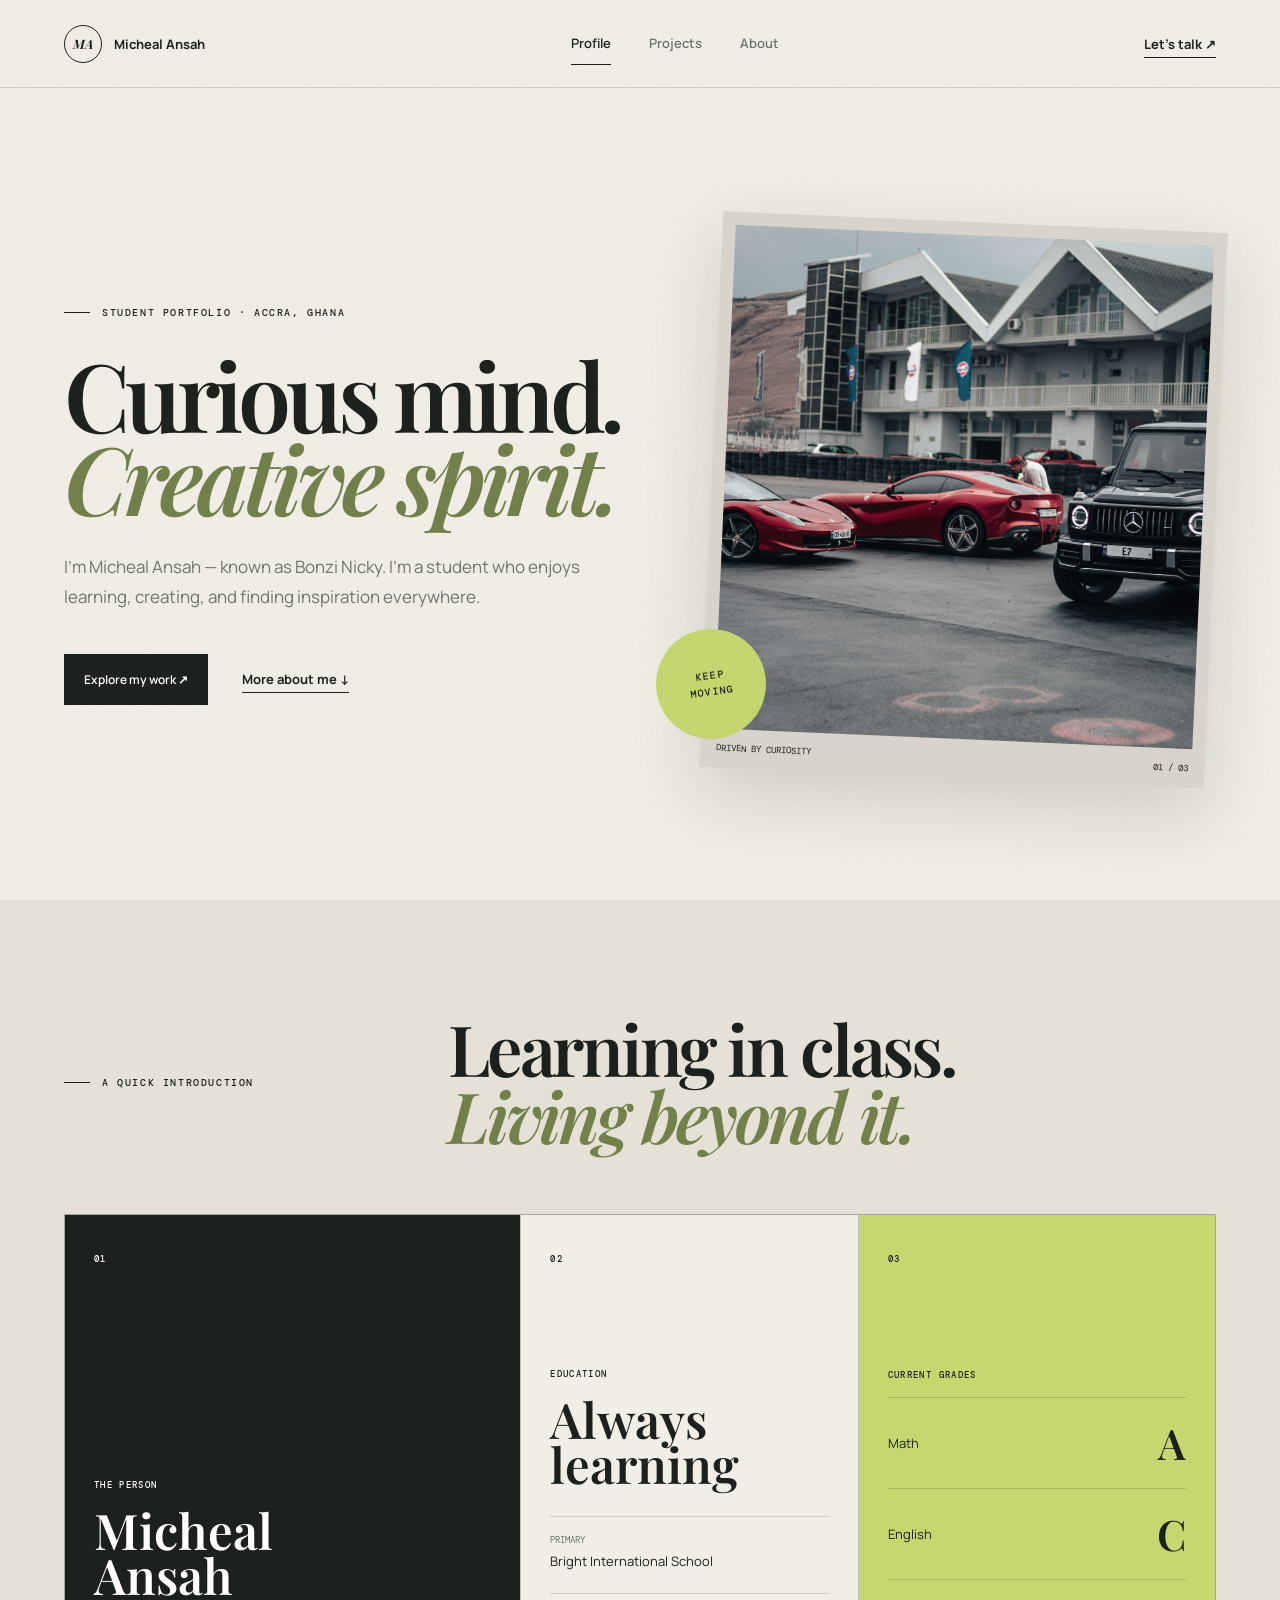
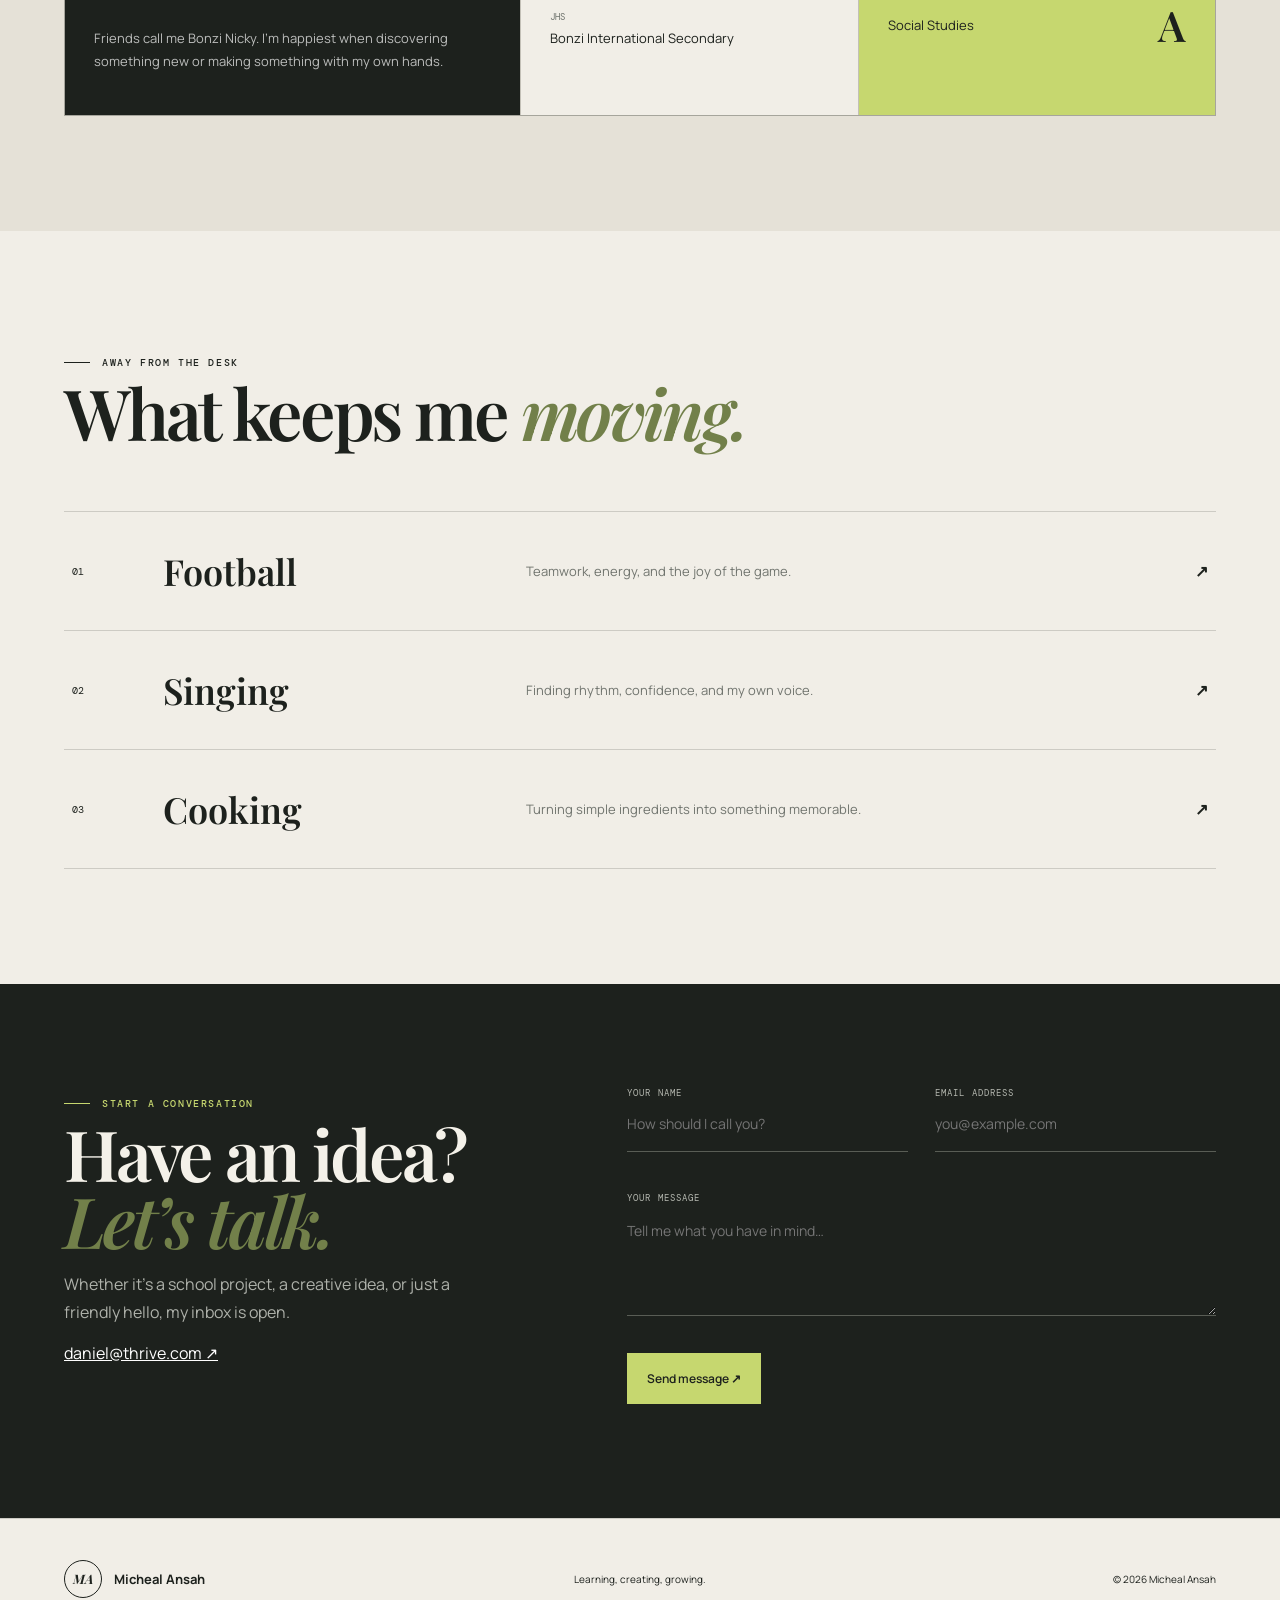
<file: index.html>
<!doctype html>
<html lang="en">
  <head>
    <meta charset="UTF-8" />
    <meta name="viewport" content="width=device-width,initial-scale=1" />
    <meta
      name="description"
      content="The personal portfolio of Micheal Ansah."
    />
    <title>Micheal Ansah — Student & Creator</title>
    <link rel="preconnect" href="https://fonts.googleapis.com" />
    <link rel="preconnect" href="https://fonts.gstatic.com" crossorigin />
    <link
      href="https://fonts.googleapis.com/css2?family=DM+Mono:wght@400;500&family=Manrope:wght@400;500;600;700&family=Playfair+Display:ital,wght@0,600;1,600&display=swap"
      rel="stylesheet"
    />
    <link rel="stylesheet" href="./style.css" />
  </head>
  <body>
    <div class="noise" aria-hidden="true"></div>
    <header class="site-header">
      <a class="brand" href="./index.html"><span>MA</span>Micheal Ansah</a>
      <nav>
        <a class="active" href="./index.html">Profile</a
        ><a href="./projects.html">Projects</a><a href="./about.html">About</a>
      </nav>
      <a class="header-cta" href="#contact">Let’s talk ↗</a>
    </header>
    <main>
      <section class="hero">
        <div class="hero-copy reveal">
          <p class="eyebrow"><span></span>Student portfolio · Accra, Ghana</p>
          <h1>Curious mind.<br /><em>Creative spirit.</em></h1>
          <p class="hero-intro">
            I’m Micheal Ansah — known as Bonzi Nicky. I’m a student who enjoys
            learning, creating, and finding inspiration everywhere.
          </p>
          <div class="hero-actions">
            <a class="button button-dark" href="./projects.html"
              >Explore my work ↗</a
            ><a class="text-link" href="#profile">More about me ↓</a>
          </div>
        </div>
        <div class="hero-visual reveal">
          <div class="image-frame">
            <img
              src="./images/wagon.jpg"
              alt="A classic car parked in a scenic landscape"
            />
            <p>Driven by curiosity <span>01 / 03</span></p>
          </div>
          <div class="stamp">KEEP<br />MOVING</div>
        </div>
      </section>
      <section class="profile-section" id="profile">
        <div class="section-heading reveal">
          <p class="eyebrow"><span></span>A quick introduction</p>
          <h2>Learning in class.<br /><em>Living beyond it.</em></h2>
        </div>
        <div class="profile-grid">
          <article class="profile-card feature-card reveal">
            <p class="card-number">01</p>
            <div>
              <p class="card-kicker">The person</p>
              <h3>Micheal<br />Ansah</h3>
              <p>
                Friends call me Bonzi Nicky. I’m happiest when discovering
                something new or making something with my own hands.
              </p>
            </div>
          </article>
          <article class="profile-card reveal">
            <p class="card-number">02</p>
            <div>
              <p class="card-kicker">Education</p>
              <h3>Always<br />learning</h3>
              <dl>
                <div>
                  <dt>Primary</dt>
                  <dd>Bright International School</dd>
                </div>
                <div>
                  <dt>JHS</dt>
                  <dd>Bonzi International Secondary</dd>
                </div>
              </dl>
            </div>
          </article>
          <article class="profile-card accent-card reveal">
            <p class="card-number">03</p>
            <div>
              <p class="card-kicker">Current grades</p>
              <ul class="score-list">
                <li><span>Math</span><strong>A</strong></li>
                <li><span>English</span><strong>C</strong></li>
                <li><span>Social Studies</span><strong>A</strong></li>
              </ul>
            </div>
          </article>
        </div>
      </section>
      <section class="interests-section">
        <div class="section-heading compact reveal">
          <p class="eyebrow"><span></span>Away from the desk</p>
          <h2>What keeps me <em>moving.</em></h2>
        </div>
        <div class="interest-list">
          <article class="interest reveal">
            <span>01</span>
            <h3>Football</h3>
            <p>Teamwork, energy, and the joy of the game.</p>
            <b>↗</b>
          </article>
          <article class="interest reveal">
            <span>02</span>
            <h3>Singing</h3>
            <p>Finding rhythm, confidence, and my own voice.</p>
            <b>↗</b>
          </article>
          <article class="interest reveal">
            <span>03</span>
            <h3>Cooking</h3>
            <p>Turning simple ingredients into something memorable.</p>
            <b>↗</b>
          </article>
        </div>
      </section>
      <section class="contact-section" id="contact">
        <div class="contact-copy reveal">
          <p class="eyebrow light"><span></span>Start a conversation</p>
          <h2>Have an idea?<br /><em>Let’s talk.</em></h2>
          <p>
            Whether it’s a school project, a creative idea, or just a friendly
            hello, my inbox is open.
          </p>
          <a href="mailto:daniel@thrive.com">daniel@thrive.com ↗</a>
        </div>
        <form class="contact-form reveal" id="contact-form">
          <div class="field-row">
            <div>
              <label for="name">Your name</label
              ><input id="name" placeholder="How should I call you?" required />
            </div>
            <div>
              <label for="emailAddress">Email address</label
              ><input
                type="email"
                id="emailAddress"
                placeholder="you@example.com"
                required
              />
            </div>
          </div>
          <label for="message">Your message</label
          ><textarea
            id="message"
            placeholder="Tell me what you have in mind…"
            required
          ></textarea
          ><button class="button button-light" type="submit">
            Send message ↗
          </button>
          <p class="form-status" role="status"></p>
        </form>
      </section>
    </main>
    <footer>
      <a class="brand" href="./index.html"><span>MA</span>Micheal Ansah</a>
      <p>Learning, creating, growing.</p>
      <p>© <span id="year"></span> Micheal Ansah</p>
    </footer>
    <script src="./script.js"></script>
  </body>
</html>
</file>
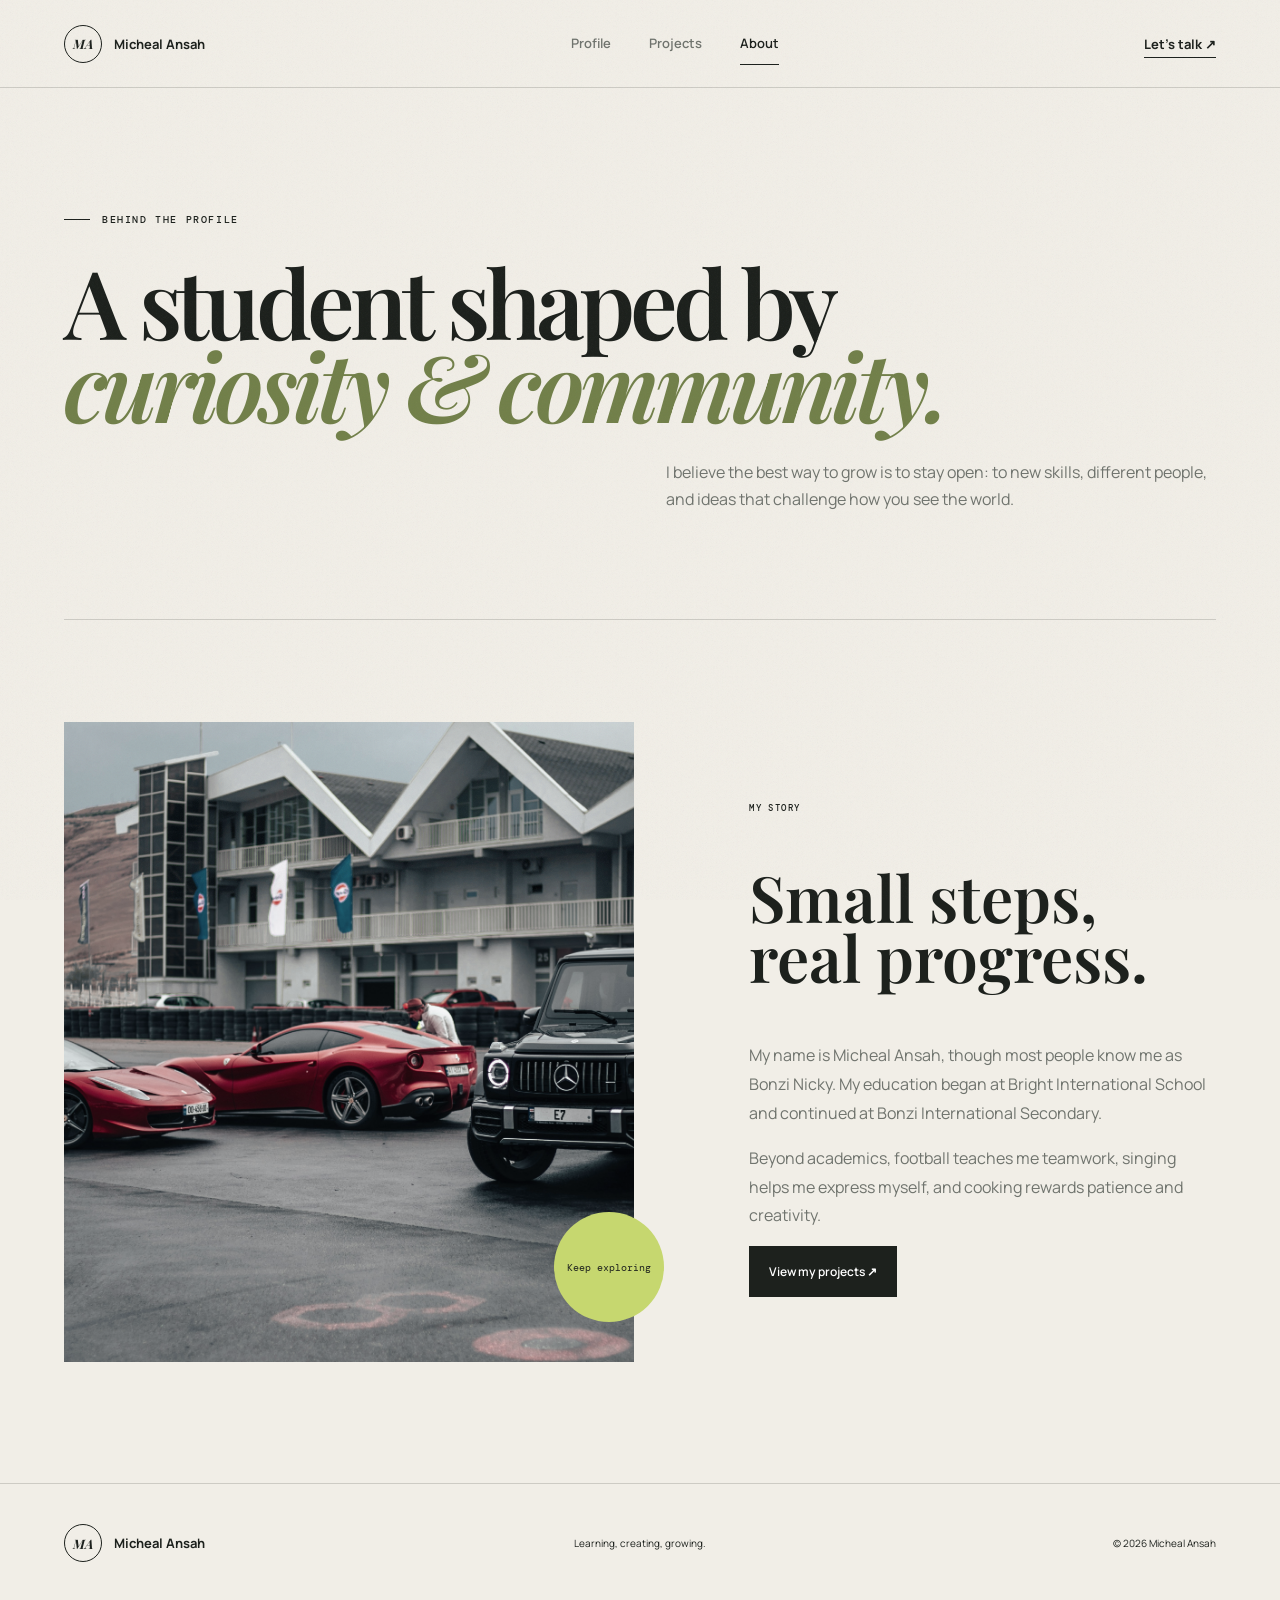
<file: about.html>
<!doctype html>
<html lang="en">
  <head>
    <meta charset="UTF-8" />
    <meta name="viewport" content="width=device-width,initial-scale=1" />
    <title>About — Micheal Ansah</title>
    <link rel="preconnect" href="https://fonts.googleapis.com" />
    <link
      href="https://fonts.googleapis.com/css2?family=DM+Mono:wght@400;500&family=Manrope:wght@400;500;600;700&family=Playfair+Display:ital,wght@0,600;1,600&display=swap"
      rel="stylesheet"
    />
    <link rel="stylesheet" href="./style.css" />
  </head>
  <body>
    <div class="noise"></div>
    <header class="site-header">
      <a class="brand" href="./index.html"><span>MA</span>Micheal Ansah</a>
      <nav>
        <a href="./index.html">Profile</a><a href="./projects.html">Projects</a
        ><a class="active" href="./about.html">About</a>
      </nav>
      <a class="header-cta" href="mailto:daniel@thrive.com">Let’s talk ↗</a>
    </header>
    <main class="subpage">
      <section class="page-hero reveal">
        <p class="eyebrow"><span></span>Behind the profile</p>
        <h1>A student shaped by<br /><em>curiosity & community.</em></h1>
        <p>
          I believe the best way to grow is to stay open: to new skills,
          different people, and ideas that challenge how you see the world.
        </p>
      </section>
      <section class="story-grid">
        <div class="story-image reveal">
          <img
            src="./images/wagon.jpg"
            alt="A classic car in an open landscape"
          /><span>Keep exploring</span>
        </div>
        <div class="story-copy reveal">
          <p class="card-number">My story</p>
          <h2>Small steps,<br />real progress.</h2>
          <p>
            My name is Micheal Ansah, though most people know me as Bonzi Nicky.
            My education began at Bright International School and continued at
            Bonzi International Secondary.
          </p>
          <p>
            Beyond academics, football teaches me teamwork, singing helps me
            express myself, and cooking rewards patience and creativity.
          </p>
          <a class="button button-dark" href="./projects.html"
            >View my projects ↗</a
          >
        </div>
      </section>
    </main>
    <footer>
      <a class="brand" href="./index.html"><span>MA</span>Micheal Ansah</a>
      <p>Learning, creating, growing.</p>
      <p>© <span id="year"></span> Micheal Ansah</p>
    </footer>
    <script src="./script.js"></script>
  </body>
</html>
</file>
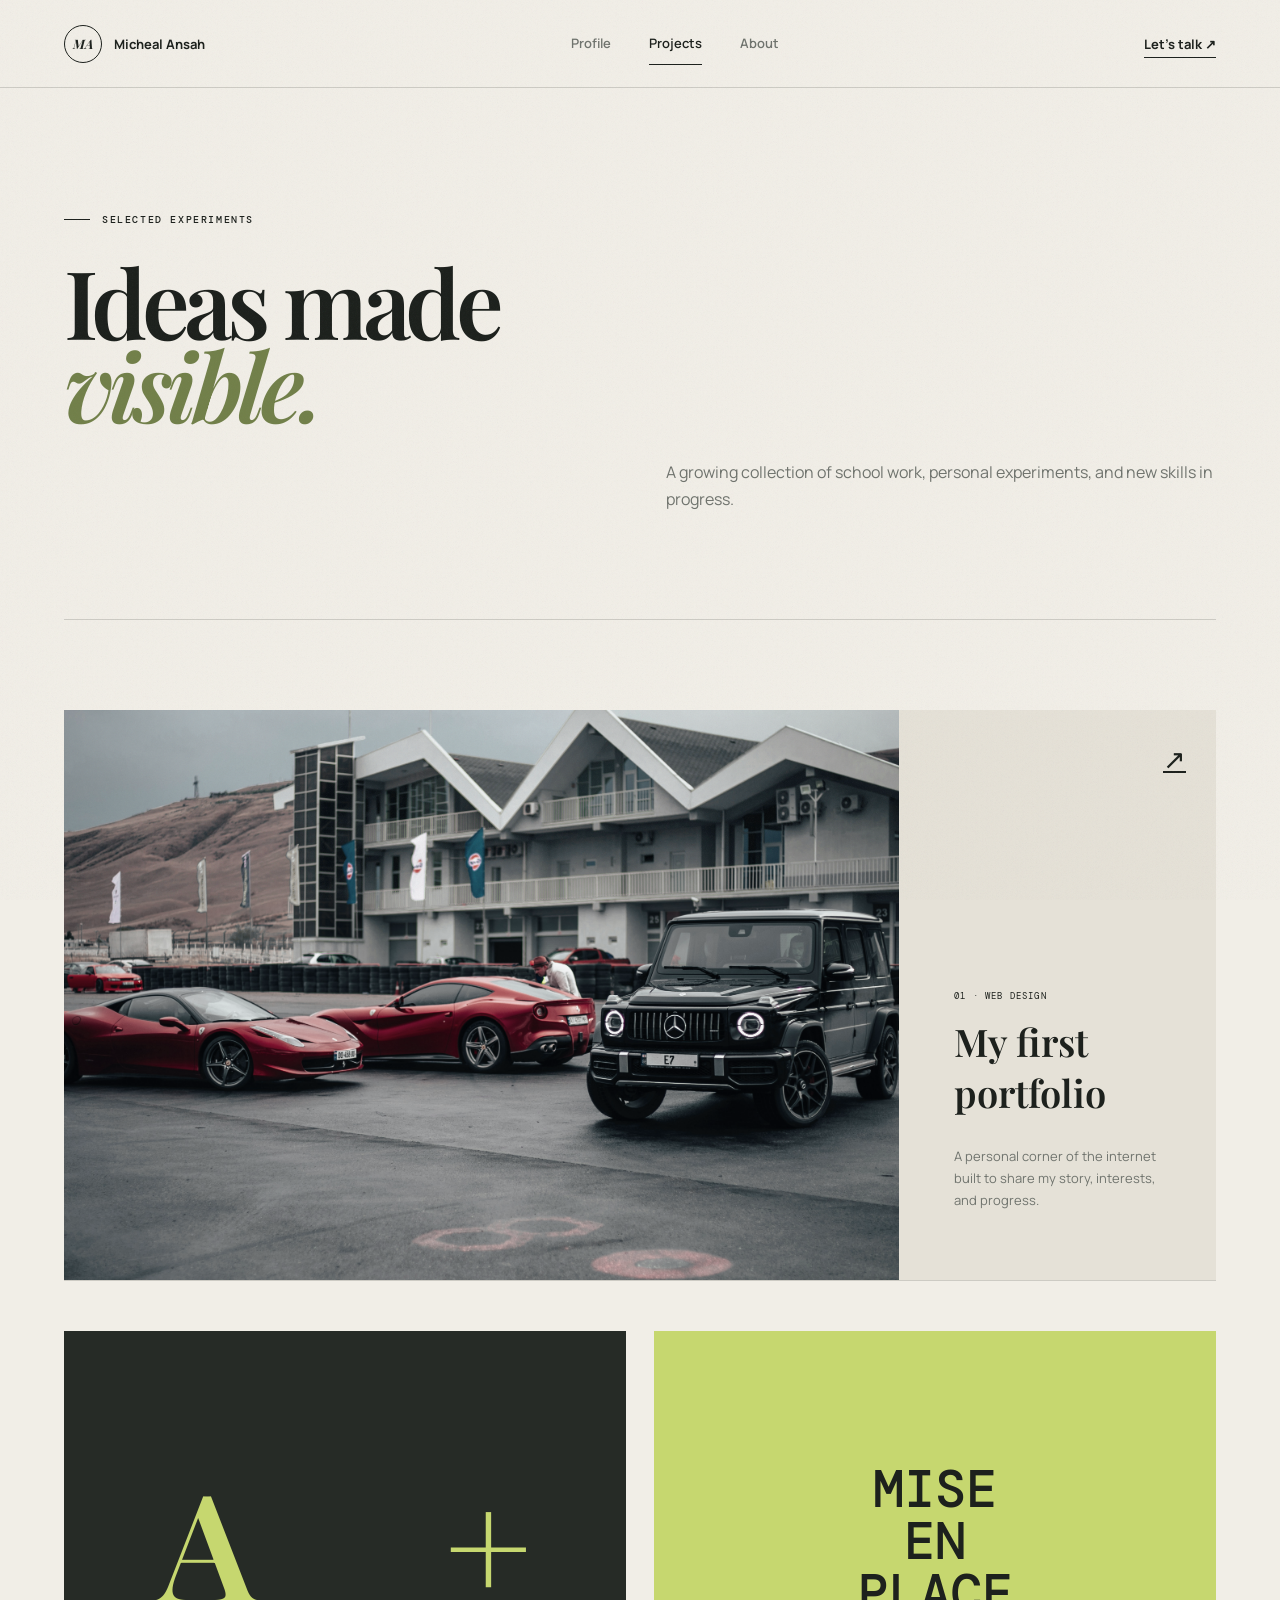
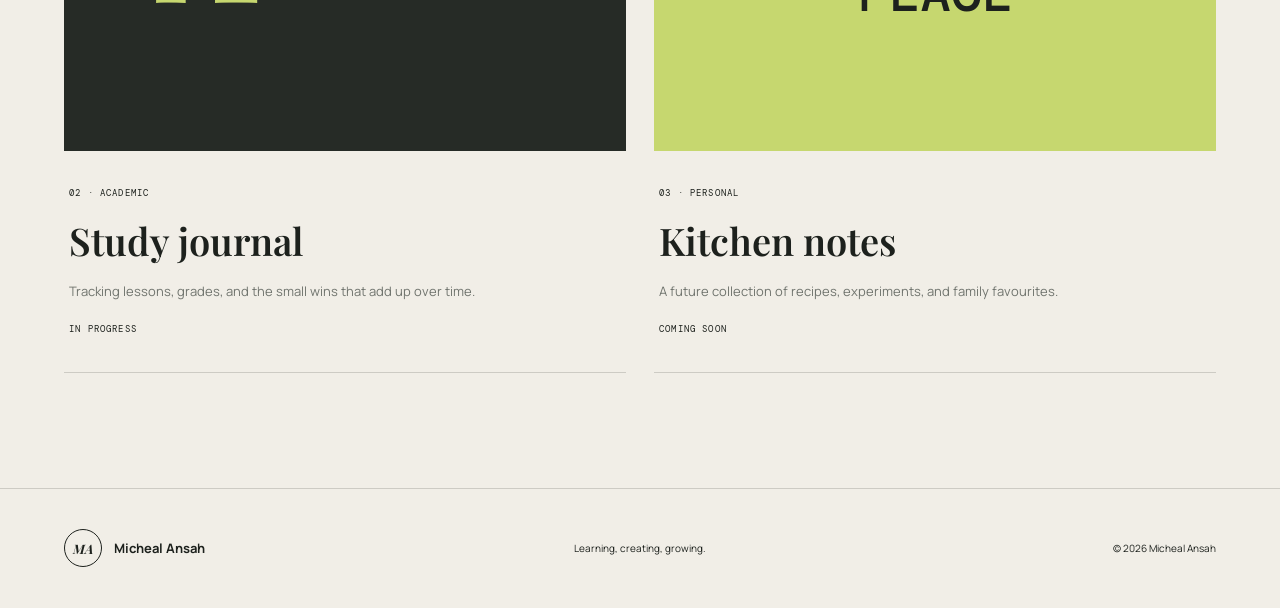
<file: projects.html>
<!doctype html>
<html lang="en">
  <head>
    <meta charset="UTF-8" />
    <meta name="viewport" content="width=device-width,initial-scale=1" />
    <title>Projects — Micheal Ansah</title>
    <link rel="preconnect" href="https://fonts.googleapis.com" />
    <link
      href="https://fonts.googleapis.com/css2?family=DM+Mono:wght@400;500&family=Manrope:wght@400;500;600;700&family=Playfair+Display:ital,wght@0,600;1,600&display=swap"
      rel="stylesheet"
    />
    <link rel="stylesheet" href="./style.css" />
  </head>
  <body>
    <div class="noise"></div>
    <header class="site-header">
      <a class="brand" href="./index.html"><span>MA</span>Micheal Ansah</a>
      <nav>
        <a href="./index.html">Profile</a
        ><a class="active" href="./projects.html">Projects</a
        ><a href="./about.html">About</a>
      </nav>
      <a class="header-cta" href="mailto:daniel@thrive.com">Let’s talk ↗</a>
    </header>
    <main class="subpage">
      <section class="page-hero reveal">
        <p class="eyebrow"><span></span>Selected experiments</p>
        <h1>Ideas made<br /><em>visible.</em></h1>
        <p>
          A growing collection of school work, personal experiments, and new
          skills in progress.
        </p>
      </section>
      <section class="projects-grid">
        <article class="project-card project-feature reveal">
          <div class="project-art car-art">
            <img
              src="./images/wagon.jpg"
              alt="A luxury wagon in the countryside"
            />
          </div>
          <div class="project-info">
            <span>01 · Web design</span>
            <h2>My first portfolio</h2>
            <p>
              A personal corner of the internet built to share my story,
              interests, and progress.
            </p>
            <a href="./index.html">↗</a>
          </div>
        </article>
        <article class="project-card reveal">
          <div class="project-art type-art"><span>A</span><span>+</span></div>
          <div class="project-info">
            <span>02 · Academic</span>
            <h2>Study journal</h2>
            <p>
              Tracking lessons, grades, and the small wins that add up over
              time.
            </p>
            <b>In progress</b>
          </div>
        </article>
        <article class="project-card reveal">
          <div class="project-art recipe-art">
            <span>MISE<br />EN<br />PLACE</span>
          </div>
          <div class="project-info">
            <span>03 · Personal</span>
            <h2>Kitchen notes</h2>
            <p>
              A future collection of recipes, experiments, and family
              favourites.
            </p>
            <b>Coming soon</b>
          </div>
        </article>
      </section>
    </main>
    <footer>
      <a class="brand" href="./index.html"><span>MA</span>Micheal Ansah</a>
      <p>Learning, creating, growing.</p>
      <p>© <span id="year"></span> Micheal Ansah</p>
    </footer>
    <script src="./script.js"></script>
  </body>
</html>
</file>
<file: style.css>
:root {
  --paper: #f1eee7;
  --ink: #1d211d;
  --muted: #70746e;
  --lime: #c6d76f;
  --line: #1d211d2b;
  --serif: 'Playfair Display', serif;
  --sans: 'Manrope', sans-serif;
  --mono: 'DM Mono', monospace;
}
* {
  box-sizing: border-box;
}
html {
  scroll-behavior: smooth;
}
body {
  margin: 0;
  background: var(--paper);
  color: var(--ink);
  font-family: var(--sans);
}
.noise {
  position: fixed;
  inset: 0;
  z-index: 20;
  pointer-events: none;
  opacity: 0.045;
  background-image: url("data:image/svg+xml,%3Csvg xmlns='http://www.w3.org/2000/svg'%3E%3Cfilter id='n'%3E%3CfeTurbulence baseFrequency='.8' numOctaves='3'/%3E%3C/filter%3E%3Crect width='100%25' height='100%25' filter='url(%23n)'/%3E%3C/svg%3E");
}
.site-header {
  height: 88px;
  padding: 0 5vw;
  display: flex;
  align-items: center;
  justify-content: space-between;
  border-bottom: 1px solid var(--line);
}
.brand {
  display: flex;
  align-items: center;
  gap: 12px;
  color: inherit;
  text-decoration: none;
  font-size: 13px;
  font-weight: 700;
}
.brand span {
  display: grid;
  place-items: center;
  width: 38px;
  height: 38px;
  border: 1px solid;
  border-radius: 50%;
  font-family: var(--serif);
  font-style: italic;
}
.site-header nav {
  display: flex;
  gap: 38px;
}
.site-header nav a {
  color: var(--muted);
  font-size: 13px;
  font-weight: 600;
  text-decoration: none;
  border-bottom: 1px solid transparent;
  padding: 12px 0;
}
.site-header nav a:hover,
.site-header nav a.active {
  color: var(--ink);
  border-color: var(--ink);
}
.header-cta,
.text-link {
  color: inherit;
  font-size: 13px;
  font-weight: 700;
  text-underline-offset: 8px;
}
.hero {
  min-height: calc(100vh - 88px);
  display: grid;
  grid-template-columns: 1.05fr 0.95fr;
  padding: 7vw 5vw 6vw;
  gap: 7vw;
}
.hero-copy,
.hero-visual {
  align-self: center;
}
.eyebrow {
  font: 500 10px var(--mono);
  letter-spacing: 0.16em;
  text-transform: uppercase;
  display: flex;
  align-items: center;
  gap: 12px;
}
.eyebrow span {
  width: 26px;
  height: 1px;
  background: currentColor;
}
.hero h1,
.page-hero h1 {
  font: 600 clamp(59px, 7.4vw, 116px)/0.87 var(--serif);
  letter-spacing: -0.055em;
  margin: 34px 0;
}
.hero h1 em,
.page-hero h1 em,
.section-heading h2 em,
.contact-copy h2 em {
  color: #72804a;
}
.hero-intro {
  max-width: 560px;
  font-size: 17px;
  line-height: 1.75;
  color: var(--muted);
}
.hero-actions {
  display: flex;
  align-items: center;
  gap: 34px;
  margin-top: 42px;
}
.button {
  display: inline-flex;
  justify-content: space-between;
  gap: 30px;
  padding: 17px 20px;
  border: 0;
  text-decoration: none;
  font: 600 12px var(--sans);
  cursor: pointer;
  transition: transform 0.2s;
}
.button:hover {
  transform: translateY(-3px);
}
.button-dark {
  background: var(--ink);
  color: white;
}
.button-light {
  background: var(--lime);
  color: var(--ink);
}
.hero-visual {
  position: relative;
}
.image-frame {
  padding: 13px;
  background: #d9d5cc;
  transform: rotate(2.5deg);
  box-shadow: 0 25px 70px #26282229;
}
.image-frame img {
  display: block;
  width: 100%;
  height: min(56vh, 610px);
  object-fit: cover;
  filter: saturate(0.72);
}
.image-frame p {
  display: flex;
  justify-content: space-between;
  margin: 13px 3px 1px;
  font: 9px var(--mono);
  text-transform: uppercase;
}
.stamp {
  position: absolute;
  left: -55px;
  bottom: 7%;
  width: 110px;
  height: 110px;
  border-radius: 50%;
  display: grid;
  place-items: center;
  text-align: center;
  background: var(--lime);
  font: 500 10px/1.6 var(--mono);
  letter-spacing: 0.13em;
  transform: rotate(-8deg);
}
.profile-section,
.interests-section {
  padding: 9vw 5vw;
}
.profile-section {
  background: #e5e1d7;
}
.section-heading {
  display: grid;
  grid-template-columns: 1fr 2fr;
  margin-bottom: 65px;
}
.section-heading h2,
.contact-copy h2 {
  font: 600 clamp(43px, 5.5vw, 80px)/0.95 var(--serif);
  letter-spacing: -0.045em;
  margin: 0;
}
.profile-grid {
  display: grid;
  grid-template-columns: 1.15fr 0.85fr 0.9fr;
  gap: 1px;
  background: var(--line);
  border: 1px solid var(--line);
}
.profile-card {
  background: var(--paper);
  min-height: 500px;
  padding: 29px;
  display: flex;
  flex-direction: column;
  justify-content: space-between;
}
.feature-card {
  background: var(--ink);
  color: white;
}
.accent-card {
  background: var(--lime);
}
.card-number,
.card-kicker {
  font: 500 9px var(--mono);
  letter-spacing: 0.15em;
  text-transform: uppercase;
}
.profile-card h3 {
  font: 600 49px/0.92 var(--serif);
  margin: 16px 0 30px;
}
.profile-card > div > p:last-child {
  font-size: 13px;
  line-height: 1.75;
  opacity: 0.7;
}
dl div,
.score-list li {
  border-top: 1px solid var(--line);
  padding: 17px 0;
}
dt {
  font: 9px var(--mono);
  text-transform: uppercase;
  color: var(--muted);
}
dd {
  margin: 6px 0;
  font-size: 13px;
}
.score-list {
  list-style: none;
  padding: 0;
}
.score-list li {
  display: flex;
  justify-content: space-between;
  align-items: center;
  font-size: 13px;
}
.score-list strong {
  font: 600 42px var(--serif);
}
.section-heading.compact {
  display: block;
}
.interest-list {
  border-top: 1px solid var(--line);
}
.interest {
  display: grid;
  grid-template-columns: 8% 32% 1fr auto;
  align-items: center;
  border-bottom: 1px solid var(--line);
  padding: 35px 8px;
  transition: 0.25s;
}
.interest:hover {
  padding-left: 20px;
  background: #c6d76f30;
}
.interest > span {
  font: 10px var(--mono);
}
.interest h3 {
  font: 600 36px var(--serif);
  margin: 0;
}
.interest p {
  color: var(--muted);
  font-size: 13px;
}
.contact-section {
  background: var(--ink);
  color: #f4f1e9;
  padding: 8vw 5vw;
  display: grid;
  grid-template-columns: 0.85fr 1.15fr;
  gap: 10vw;
}
.eyebrow.light,
.form-status {
  color: var(--lime);
}
.contact-copy > p:not(.eyebrow) {
  color: #aeb1aa;
  line-height: 1.75;
}
.contact-copy > a {
  color: white;
}
.field-row {
  display: grid;
  grid-template-columns: 1fr 1fr;
  gap: 27px;
}
.field-row > div {
  display: flex;
  flex-direction: column;
}
.contact-form label {
  font: 9px var(--mono);
  letter-spacing: 0.12em;
  text-transform: uppercase;
  color: #b5b8b0;
}
.contact-form input,
.contact-form textarea {
  width: 100%;
  border: 0;
  border-bottom: 1px solid #595d55;
  background: transparent;
  color: white;
  padding: 15px 0 18px;
  margin-bottom: 32px;
  font: 14px var(--sans);
  outline: 0;
}
.contact-form input:focus,
.contact-form textarea:focus {
  border-color: var(--lime);
}
.contact-form textarea {
  min-height: 110px;
  resize: vertical;
}
.form-status {
  font-size: 12px;
}
footer {
  min-height: 120px;
  display: grid;
  grid-template-columns: 1fr 1fr 1fr;
  align-items: center;
  padding: 30px 5vw;
  border-top: 1px solid var(--line);
  font-size: 10px;
}
footer p:nth-child(2) {
  text-align: center;
}
footer p:last-child {
  text-align: right;
}
.subpage {
  padding: 0 5vw 9vw;
}
.page-hero {
  padding: 9vw 0 7vw;
  border-bottom: 1px solid var(--line);
}
.page-hero > p:last-child {
  max-width: 550px;
  margin-left: auto;
  color: var(--muted);
  line-height: 1.7;
}
.story-grid {
  display: grid;
  grid-template-columns: 1.1fr 0.9fr;
  gap: 9vw;
  padding-top: 8vw;
}
.story-image {
  position: relative;
}
.story-image img {
  width: 100%;
  height: 640px;
  object-fit: cover;
  filter: saturate(0.65);
}
.story-image span {
  position: absolute;
  right: -30px;
  bottom: 45px;
  background: var(--lime);
  width: 110px;
  height: 110px;
  border-radius: 50%;
  display: grid;
  place-items: center;
  font: 10px var(--mono);
}
.story-copy {
  align-self: center;
}
.story-copy h2 {
  font: 600 clamp(45px, 5vw, 70px)/0.95 var(--serif);
}
.story-copy > p:not(.card-number) {
  color: var(--muted);
  line-height: 1.8;
}
.projects-grid {
  display: grid;
  grid-template-columns: 1fr 1fr;
  gap: 50px 28px;
  padding-top: 7vw;
}
.project-card {
  border-bottom: 1px solid var(--line);
}
.project-feature {
  grid-column: 1/-1;
  display: grid;
  grid-template-columns: 1.45fr 0.55fr;
}
.project-art {
  height: 420px;
  overflow: hidden;
}
.project-feature .project-art {
  height: 570px;
}
.car-art img {
  width: 100%;
  height: 100%;
  object-fit: cover;
  filter: saturate(0.6);
}
.type-art {
  display: flex;
  align-items: center;
  justify-content: space-around;
  background: #262b26;
  color: var(--lime);
  font: 600 150px var(--serif);
}
.recipe-art {
  background: var(--lime);
  display: grid;
  place-items: center;
  text-align: center;
  font: 500 52px/1 var(--mono);
}
.project-info {
  position: relative;
  padding: 28px 5px 35px;
}
.project-feature .project-info {
  padding: 55px;
  background: #e5e1d7;
  display: flex;
  flex-direction: column;
  justify-content: flex-end;
}
.project-info > span,
.project-info > b {
  font: 9px var(--mono);
  text-transform: uppercase;
  letter-spacing: 0.13em;
}
.project-info h2 {
  font: 600 38px var(--serif);
  margin: 14px 0;
}
.project-info p {
  font-size: 13px;
  line-height: 1.7;
  color: var(--muted);
}
.project-info a {
  position: absolute;
  right: 30px;
  top: 30px;
  color: inherit;
  font-size: 27px;
}
.reveal {
  opacity: 0;
  transform: translateY(22px);
  transition:
    opacity 0.75s,
    transform 0.75s;
}
.reveal.visible {
  opacity: 1;
  transform: none;
}
:focus-visible {
  outline: 2px solid #72804a;
  outline-offset: 4px;
}
@media (max-width: 800px) {
  .site-header {
    height: auto;
    padding: 20px 5vw;
    flex-wrap: wrap;
    gap: 15px;
  }
  .site-header nav {
    order: 3;
    width: 100%;
    justify-content: space-between;
    gap: 10px;
  }
  .header-cta {
    display: none;
  }
  .hero {
    grid-template-columns: 1fr;
    padding-top: 70px;
  }
  .hero-visual {
    margin: 20px;
  }
  .stamp {
    left: -25px;
    width: 80px;
    height: 80px;
  }
  .section-heading,
  .contact-section,
  .story-grid {
    grid-template-columns: 1fr;
    gap: 40px;
  }
  .profile-grid {
    grid-template-columns: 1fr;
  }
  .profile-card {
    min-height: 390px;
  }
  .interest {
    grid-template-columns: 13% 1fr auto;
  }
  .interest p {
    display: none;
  }
  .field-row {
    grid-template-columns: 1fr;
  }
  .projects-grid {
    grid-template-columns: 1fr;
  }
  .project-feature {
    grid-column: auto;
    display: block;
  }
  .project-feature .project-art,
  .project-art {
    height: 360px;
  }
  .project-feature .project-info {
    padding: 28px 5px;
    background: transparent;
  }
  .story-image img {
    height: 480px;
  }
  footer {
    grid-template-columns: 1fr;
    gap: 15px;
    text-align: center;
  }
  footer p:nth-child(2),
  footer p:last-child {
    text-align: center;
  }
}
@media (prefers-reduced-motion: reduce) {
  html {
    scroll-behavior: auto;
  }
  .reveal {
    opacity: 1;
    transform: none;
    transition: none;
  }
}
</file>
